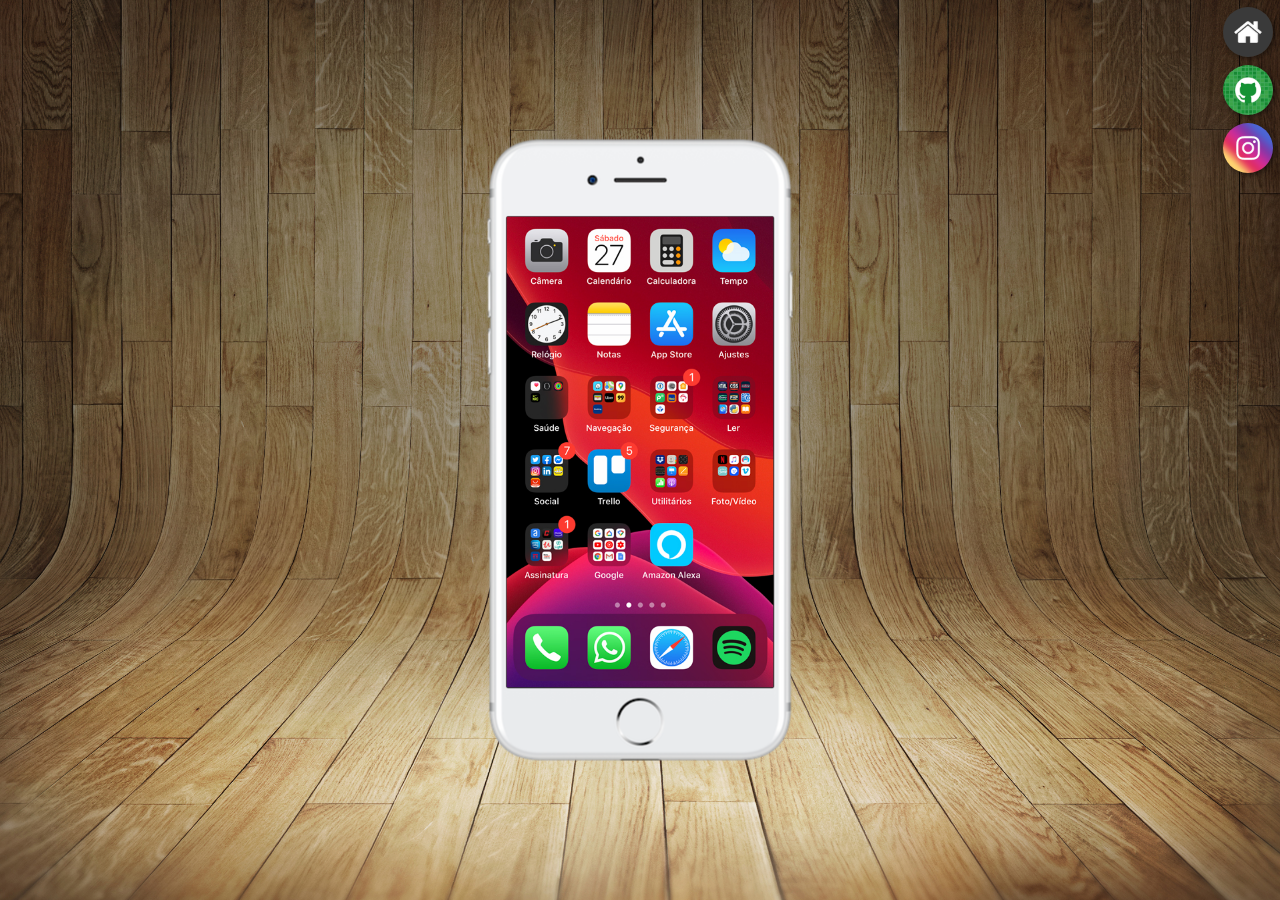
<file: index.html>
<!DOCTYPE html>
<html lang="pt-br">
<head>
    <meta charset="UTF-8">
    <meta http-equiv="X-UA-Compatible" content="IE=edge">
    <meta name="viewport" content="width=device-width, initial-scale=1.0">
    <title>Redes Sociais</title>
    <link href="https://fonts.googleapis.com/icon?family=Material+Icons" rel="stylesheet">
    <link rel="stylesheet" href="style/style.css">
    <link rel="shortcut icon" href="favicon.ico" type="image/x-icon">
</head>
<body onresize="tamanhoTela()">
    <main>
        <section id="tela">
            <iframe src="home.html" name="tela" frameborder="0"></iframe>
        </section>
        <section id="redes-sociais">
            <span class="material-icons" onclick="clickmenu()">menu</span>
            <nav id="itens_navegacao">
                <a href="home.html" target="tela"><img src="imagens/logo-home.jpg" alt="home" class="image-redes-sociais"></a><br>
                <a href="pag-sociais/github.html" target="tela"><img src="imagens/logo-github.jpg" alt="Github" class="image-redes-sociais"></a><br>
                <a href="pag-sociais/instagram.html" target="tela"><img src="imagens/logo-instagram.jpg" alt="Instagram" class="image-redes-sociais"></a><br>
            </nav>
        </section>
    </main>
    <script>
        function tamanhoTela() {
            if (window.innerWidth >= 768) {
                itens_navegacao.style.display = 'block' 
            } else {
                itens_navegacao.style.display = 'none'
            }
        }
        function clickmenu() { 
            if (itens_navegacao.style.display == 'none') {
                itens_navegacao.style.display = 'block'  
            } else {
                itens_navegacao.style.display = 'none'
            }      
        }
    </script>
</body>
</html>
</file>
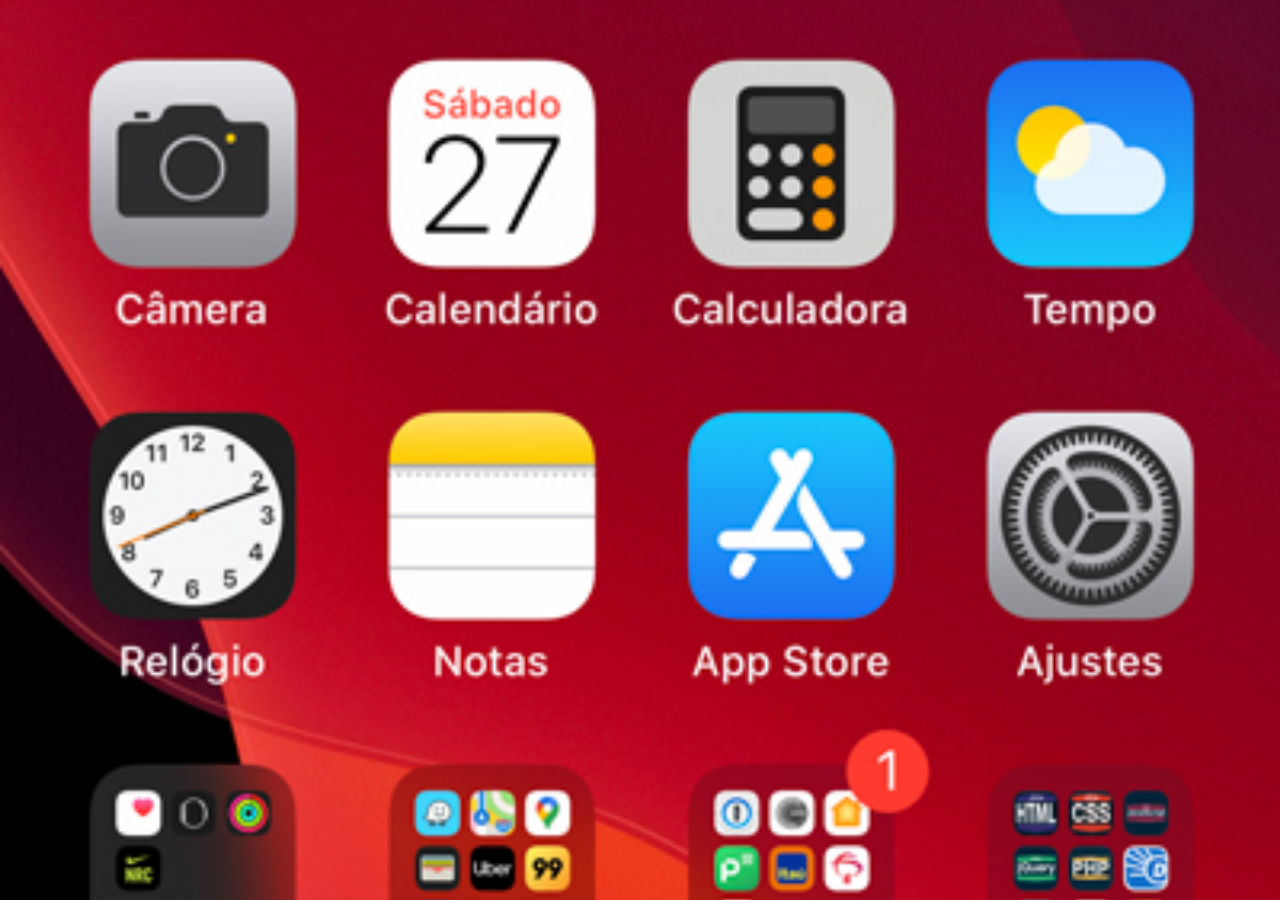
<file: home.html>
<!DOCTYPE html>
<html lang="en">
<head>
    <meta charset="UTF-8">
    <meta http-equiv="X-UA-Compatible" content="IE=edge">
    <meta name="viewport" content="width=device-width, initial-scale=1.0">
    <title>Home</title>
    <style>
        body {
            width: 100vh;
            background: black url(imagens/tela-home.jpg) no-repeat;
            background-size: cover;
            background-attachment: fixed;
        }
    </style>
</head>
<body> 
</body>
</html>
</file>
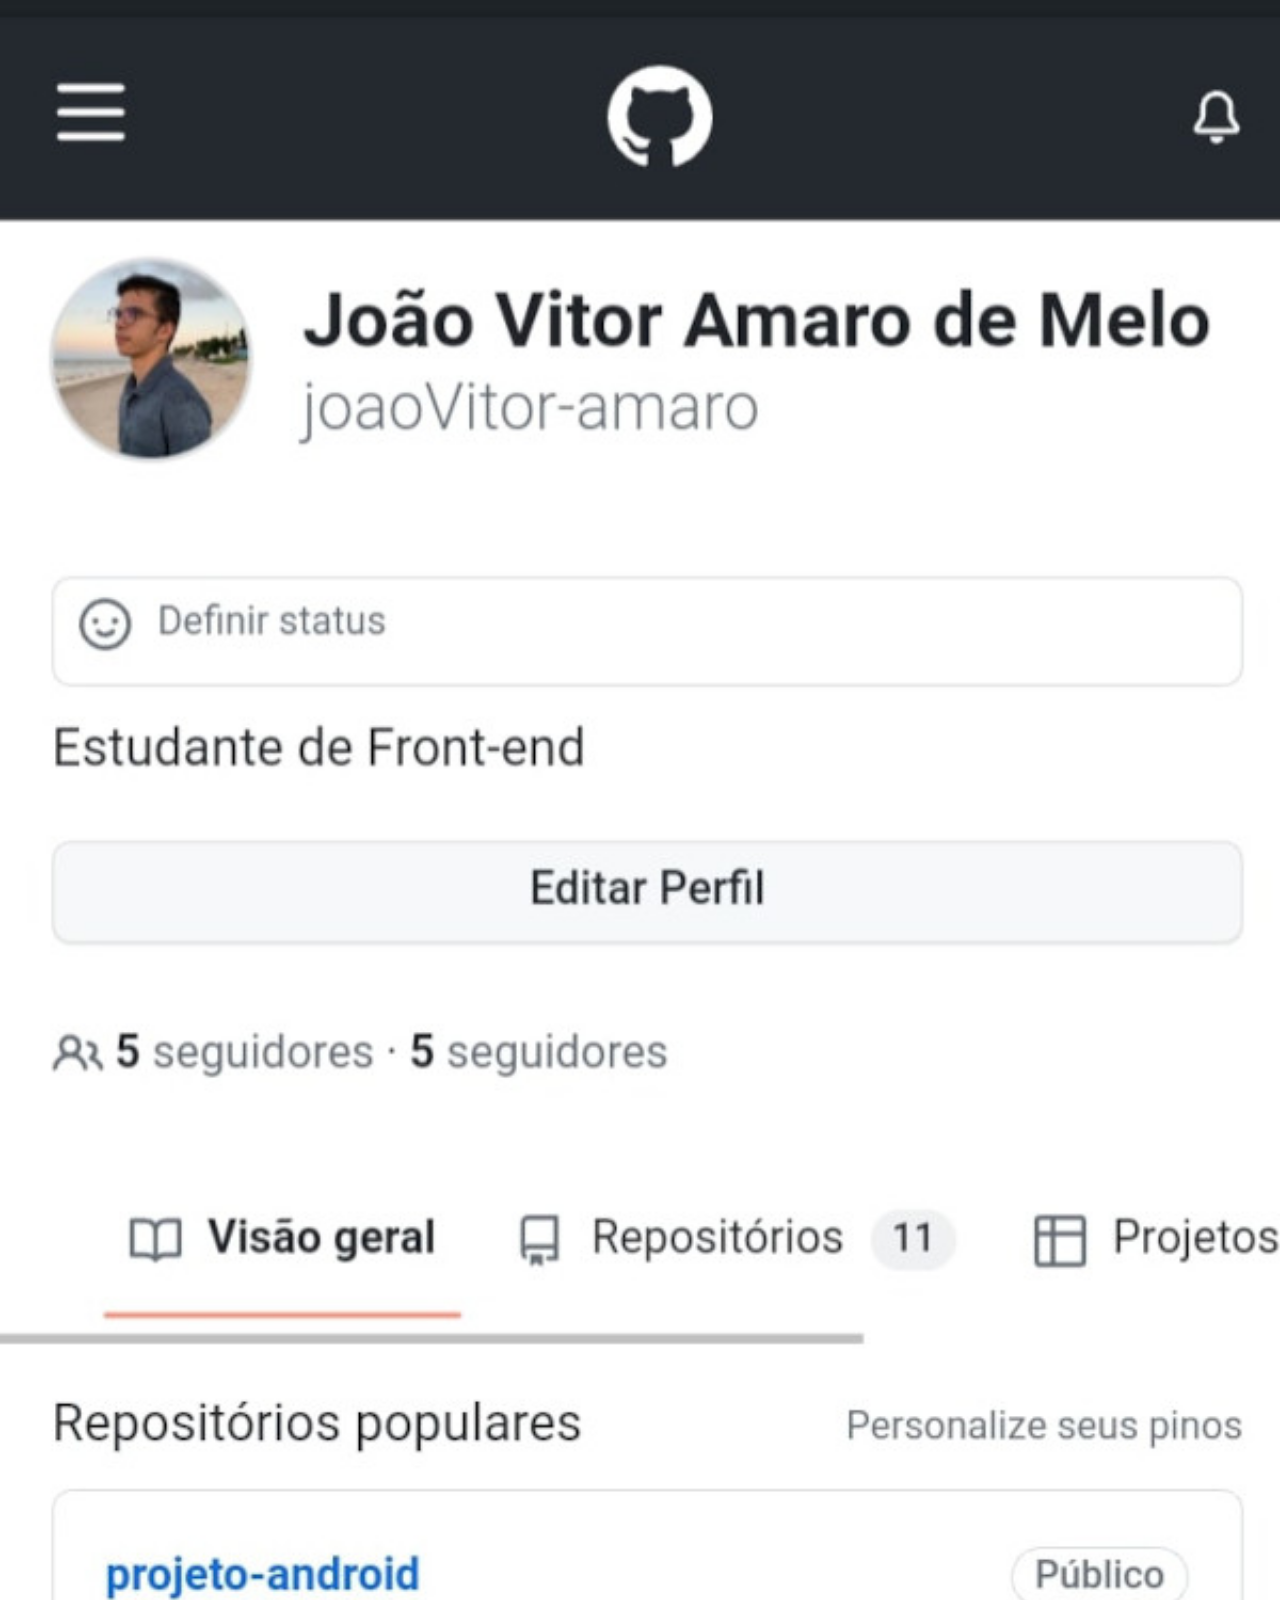
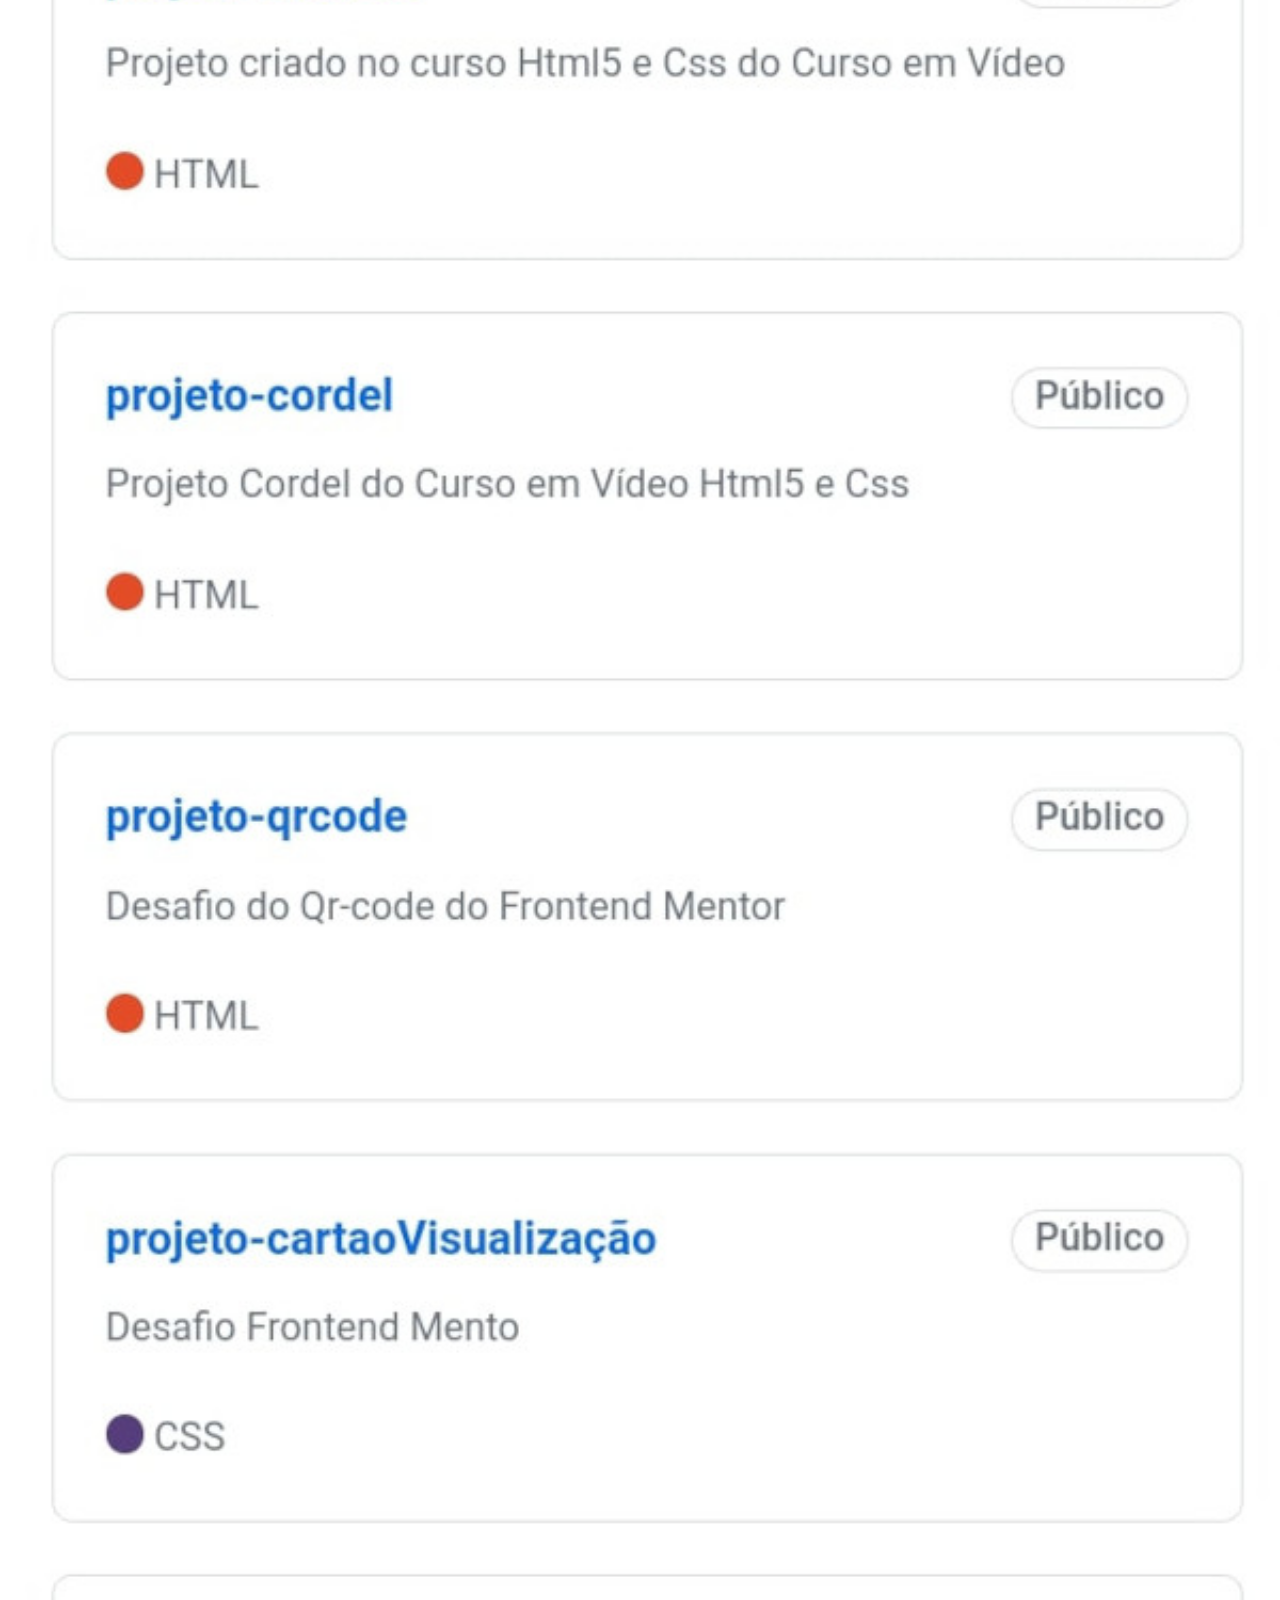
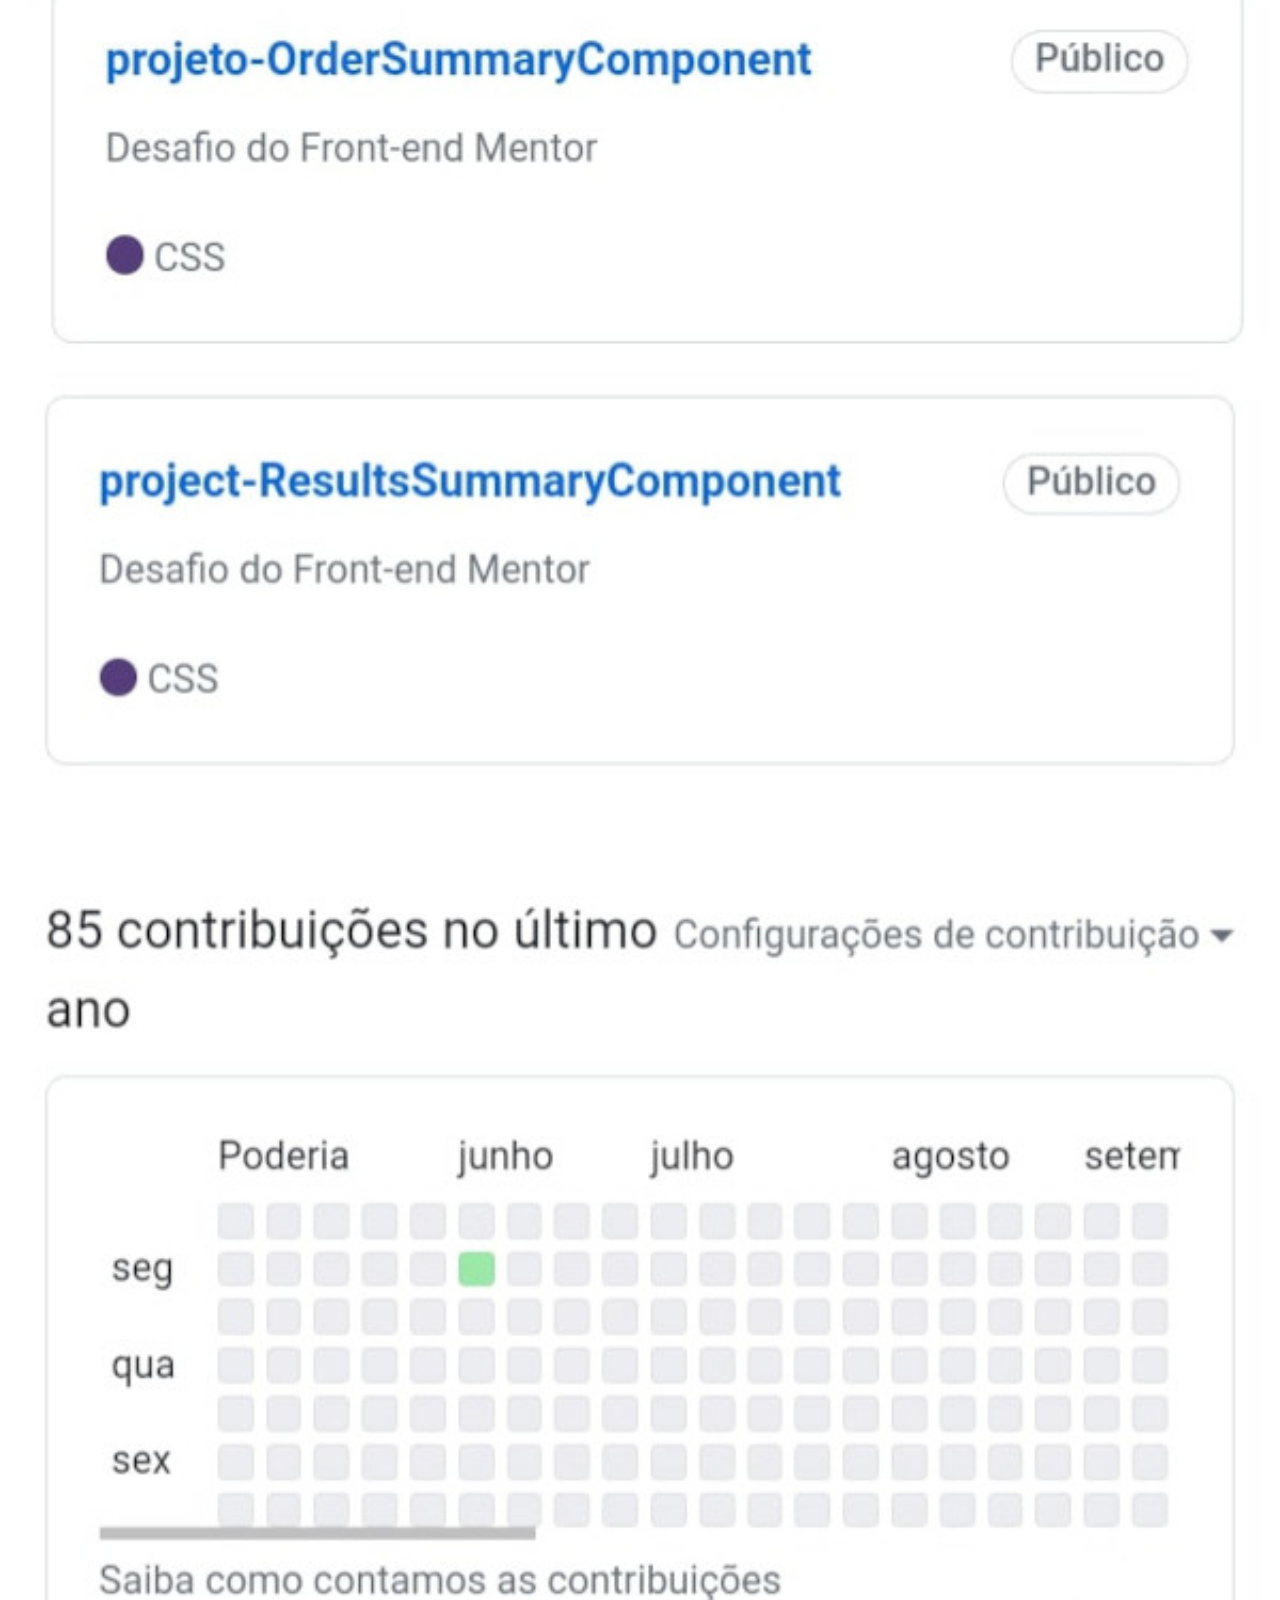
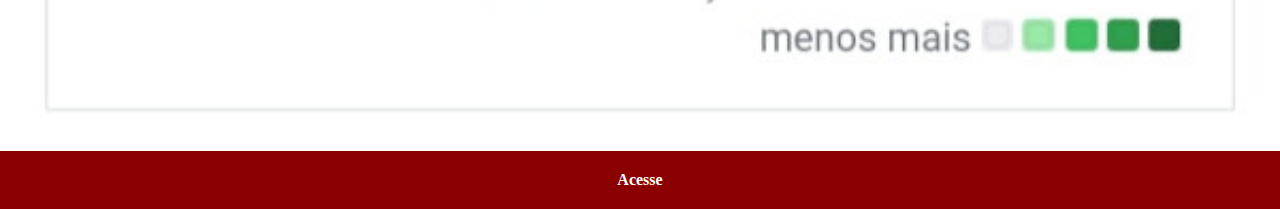
<file: pag-sociais/github.html>
<!DOCTYPE html>
<html lang="en">
<head>
    <meta charset="UTF-8">
    <meta http-equiv="X-UA-Compatible" content="IE=edge">
    <meta name="viewport" content="width=device-width, initial-scale=1.0">
    <title>Document</title>
    <link rel="stylesheet" href="../style/style-pagina.css">
</head>
<body>
    <img src="../imagens/tela-github.jpg" alt="Imagem do Github do professor Gustavo Guanabara">
    <a href="https://github.com/joaoVitor-amaro" target="_blank">Acesse</a>
</body>
</html>
</file>
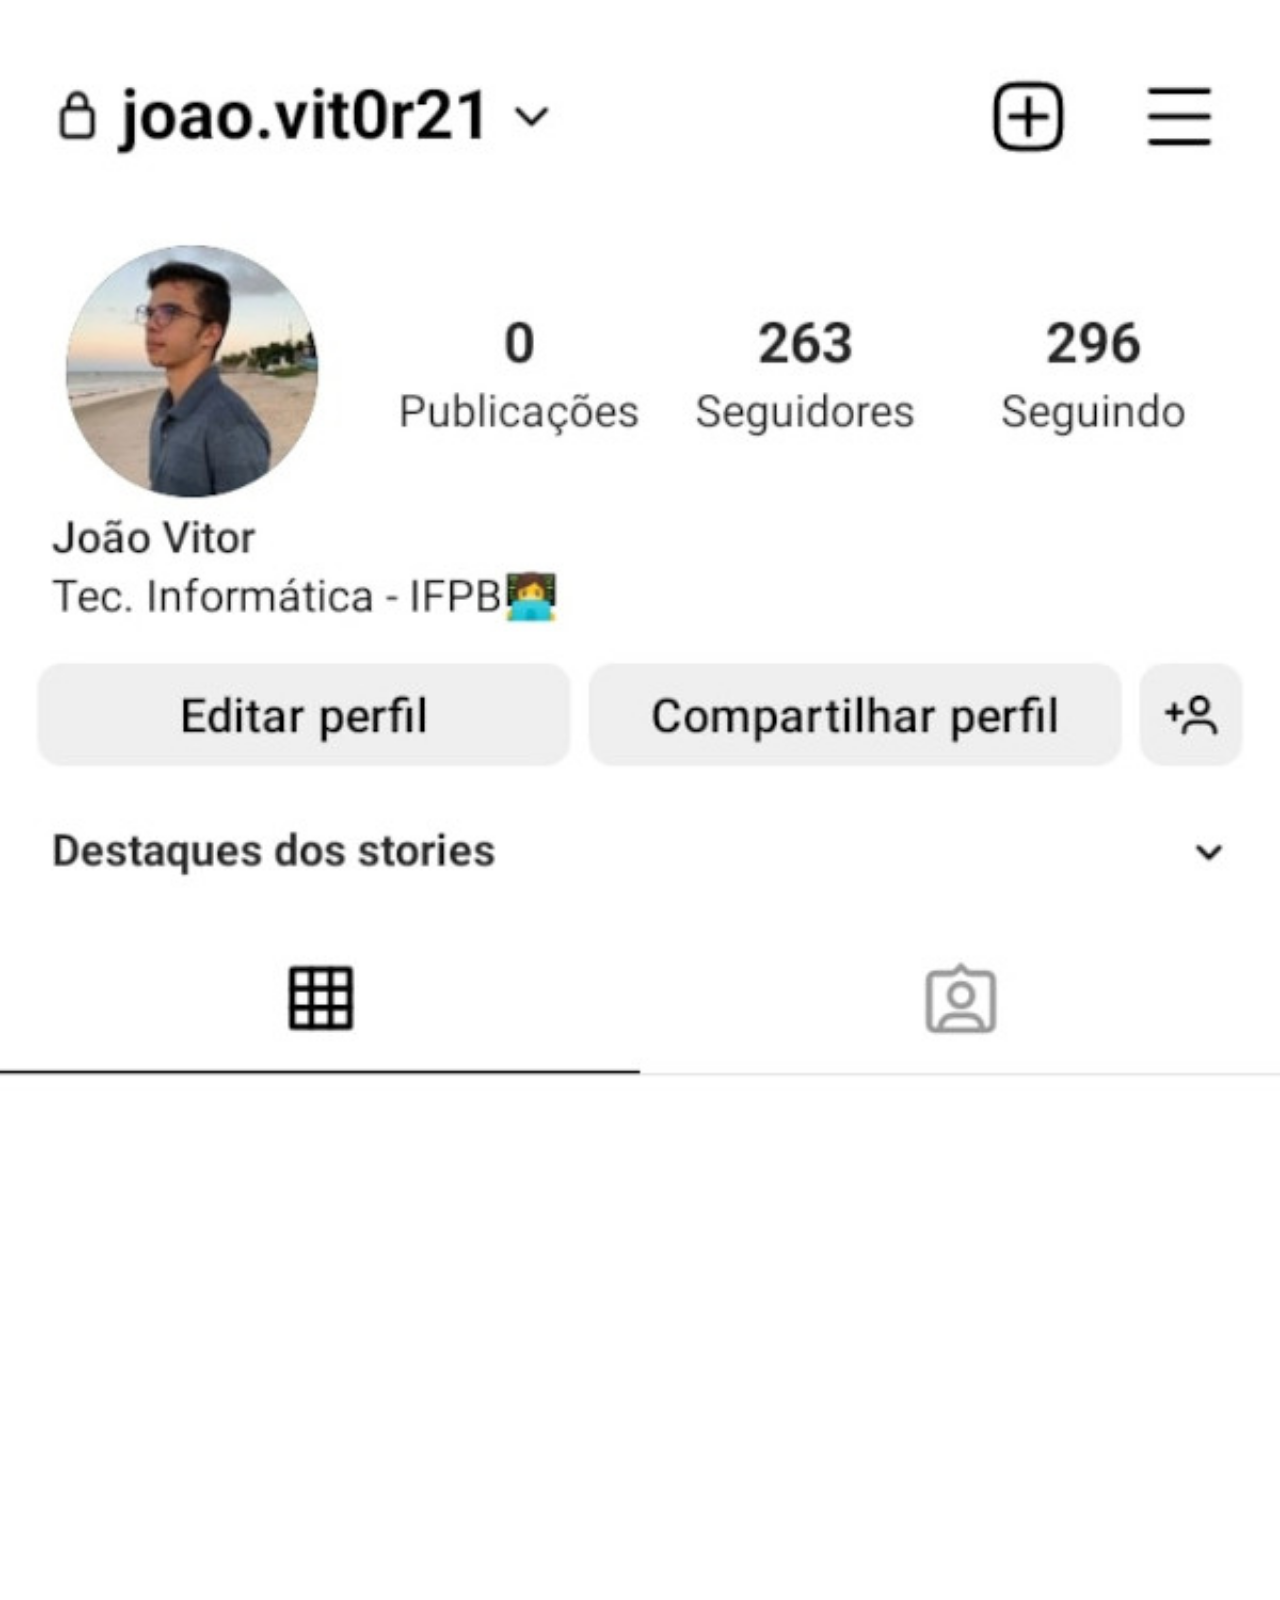
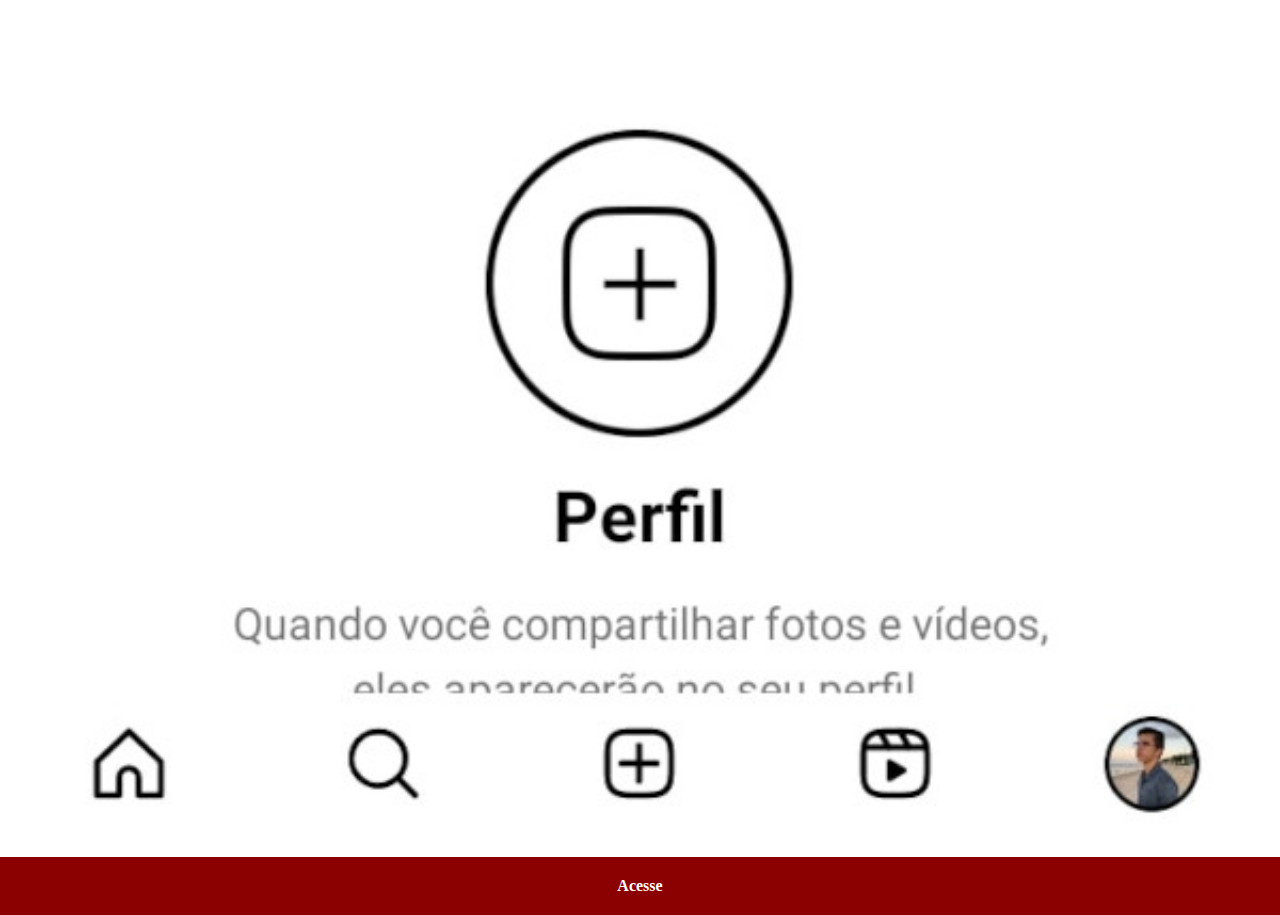
<file: pag-sociais/instagram.html>
<!DOCTYPE html>
<html lang="en">
<head>
    <meta charset="UTF-8">
    <meta http-equiv="X-UA-Compatible" content="IE=edge">
    <meta name="viewport" content="width=device-width, initial-scale=1.0">
    <title>Document</title>
    <link rel="stylesheet" href="../style/style-pagina.css">
</head>
<body>
    <img src="../imagens/tela-instagram.jpg" alt="Instagram">
    <a href="https://www.instagram.com/joao.vit0r21/" target="_blank">Acesse</a>
</body>
</html>
</file>
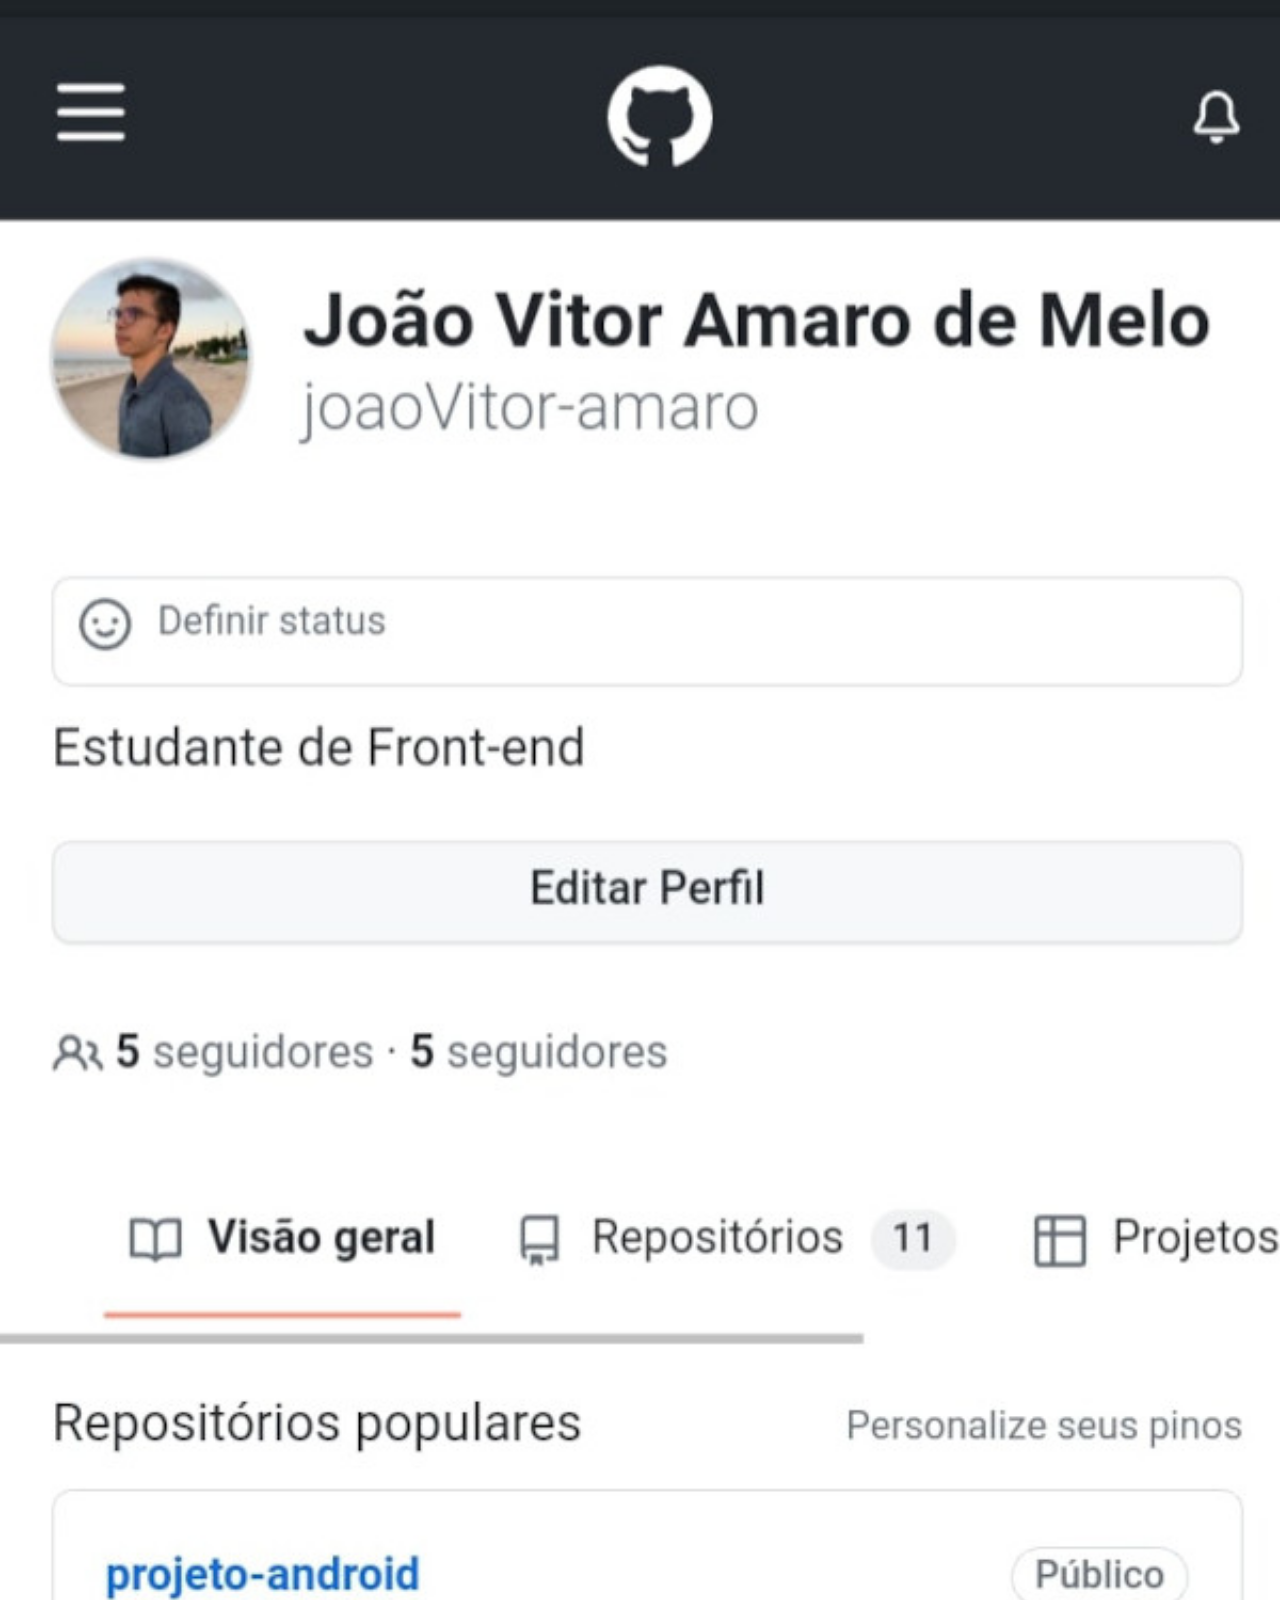
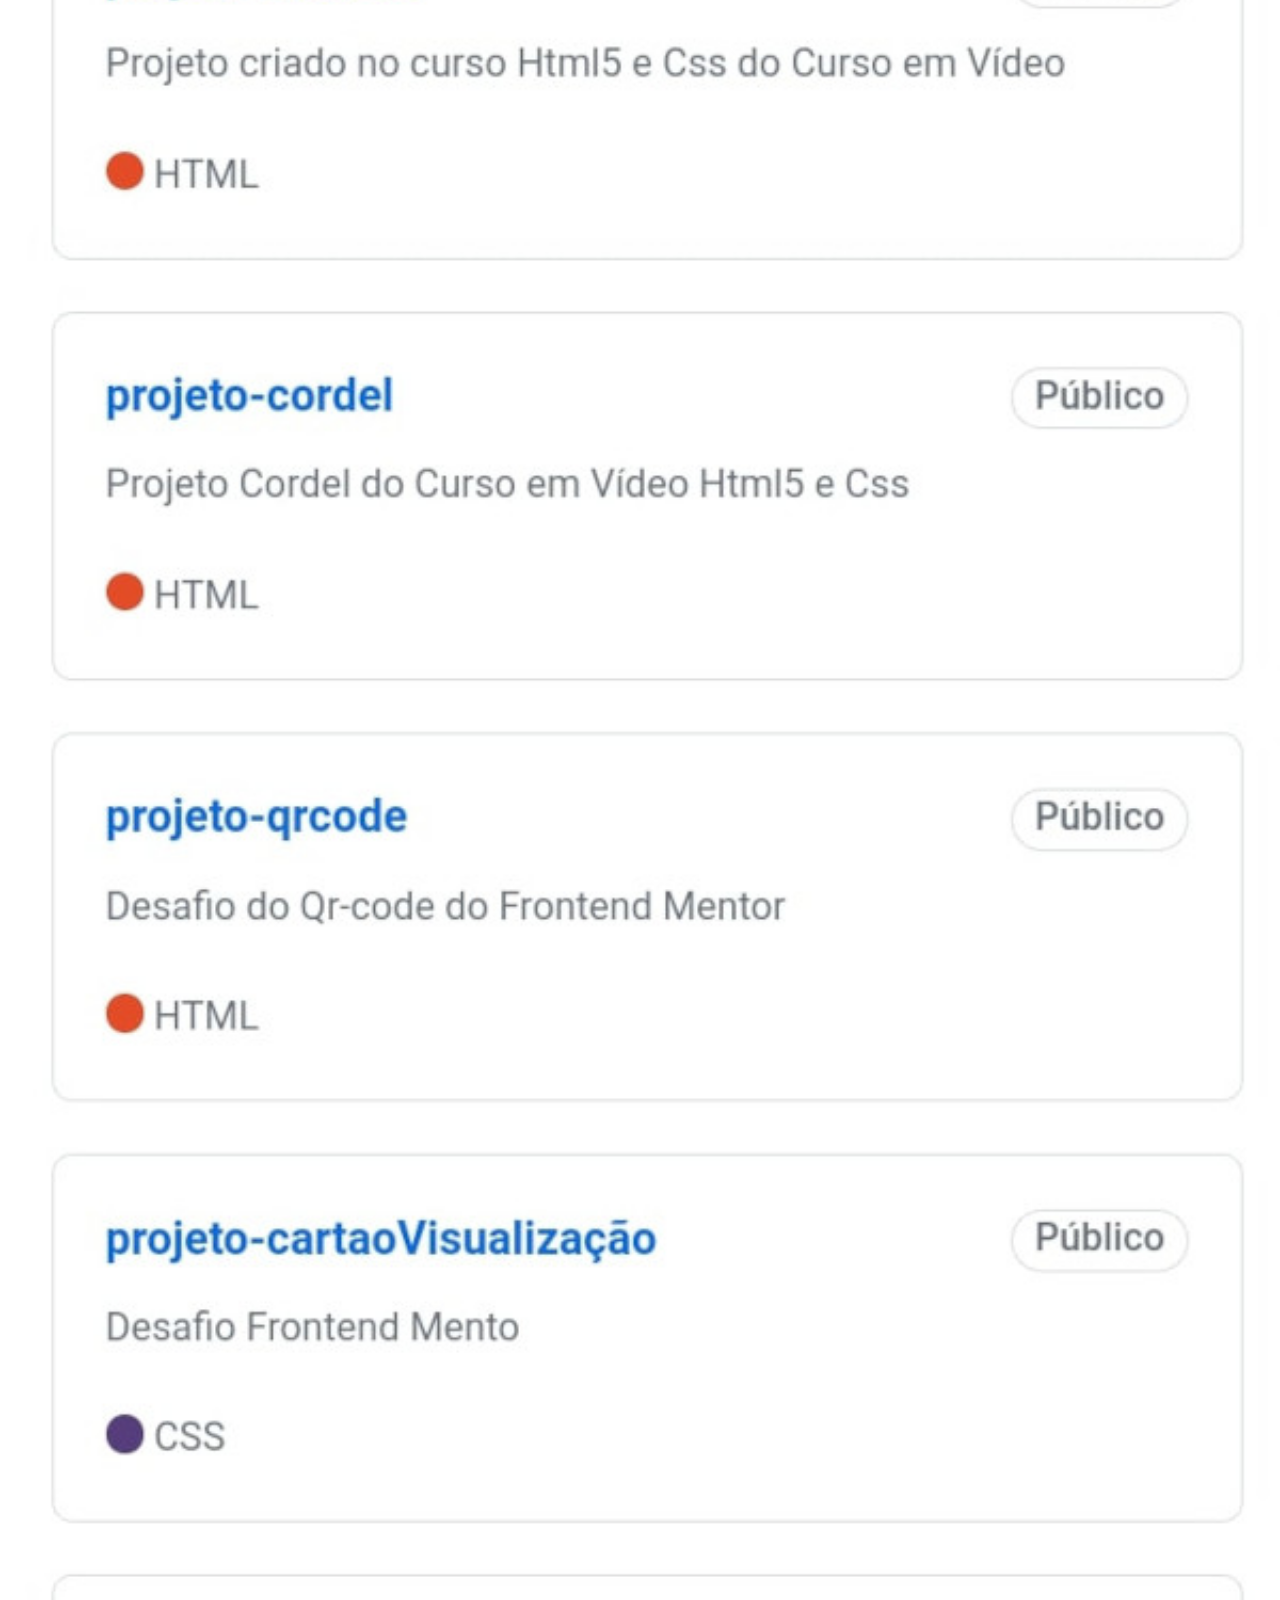
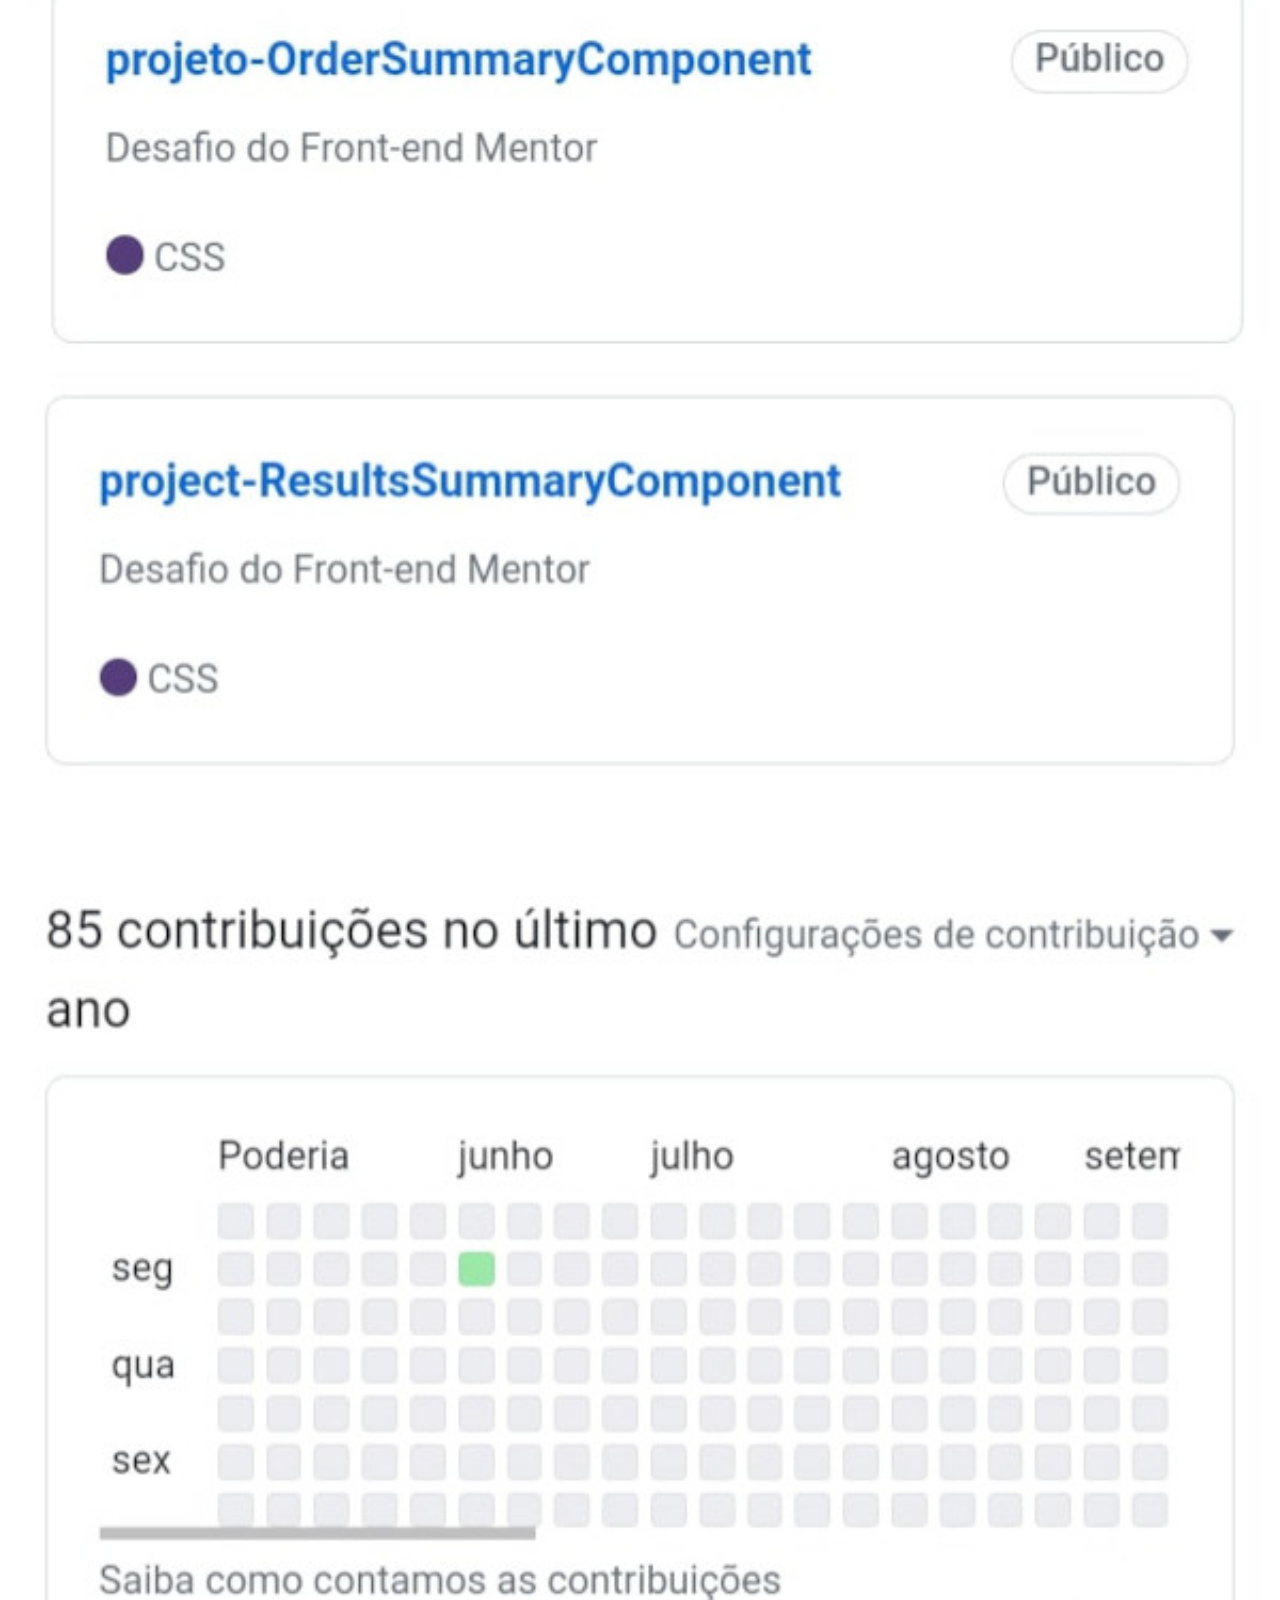
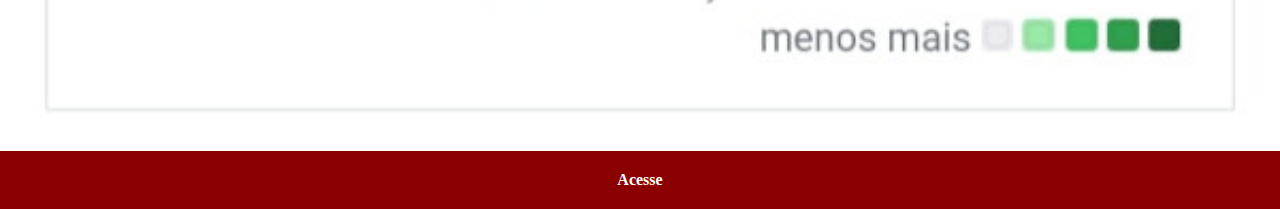
<file: pagina-sociais/github.html>
<!DOCTYPE html>
<html lang="en">
<head>
    <meta charset="UTF-8">
    <meta http-equiv="X-UA-Compatible" content="IE=edge">
    <meta name="viewport" content="width=device-width, initial-scale=1.0">
    <title>Document</title>
    <link rel="stylesheet" href="../style/style-pagina.css">
</head>
<body>
    <img src="../imagens/tela-github.jpg" alt="Imagem do Github do professor Gustavo Guanabara">
    <a href="https://gustavoguanabara.github.io" target="_blank">Acesse</a>
</body>
</html>
</file>
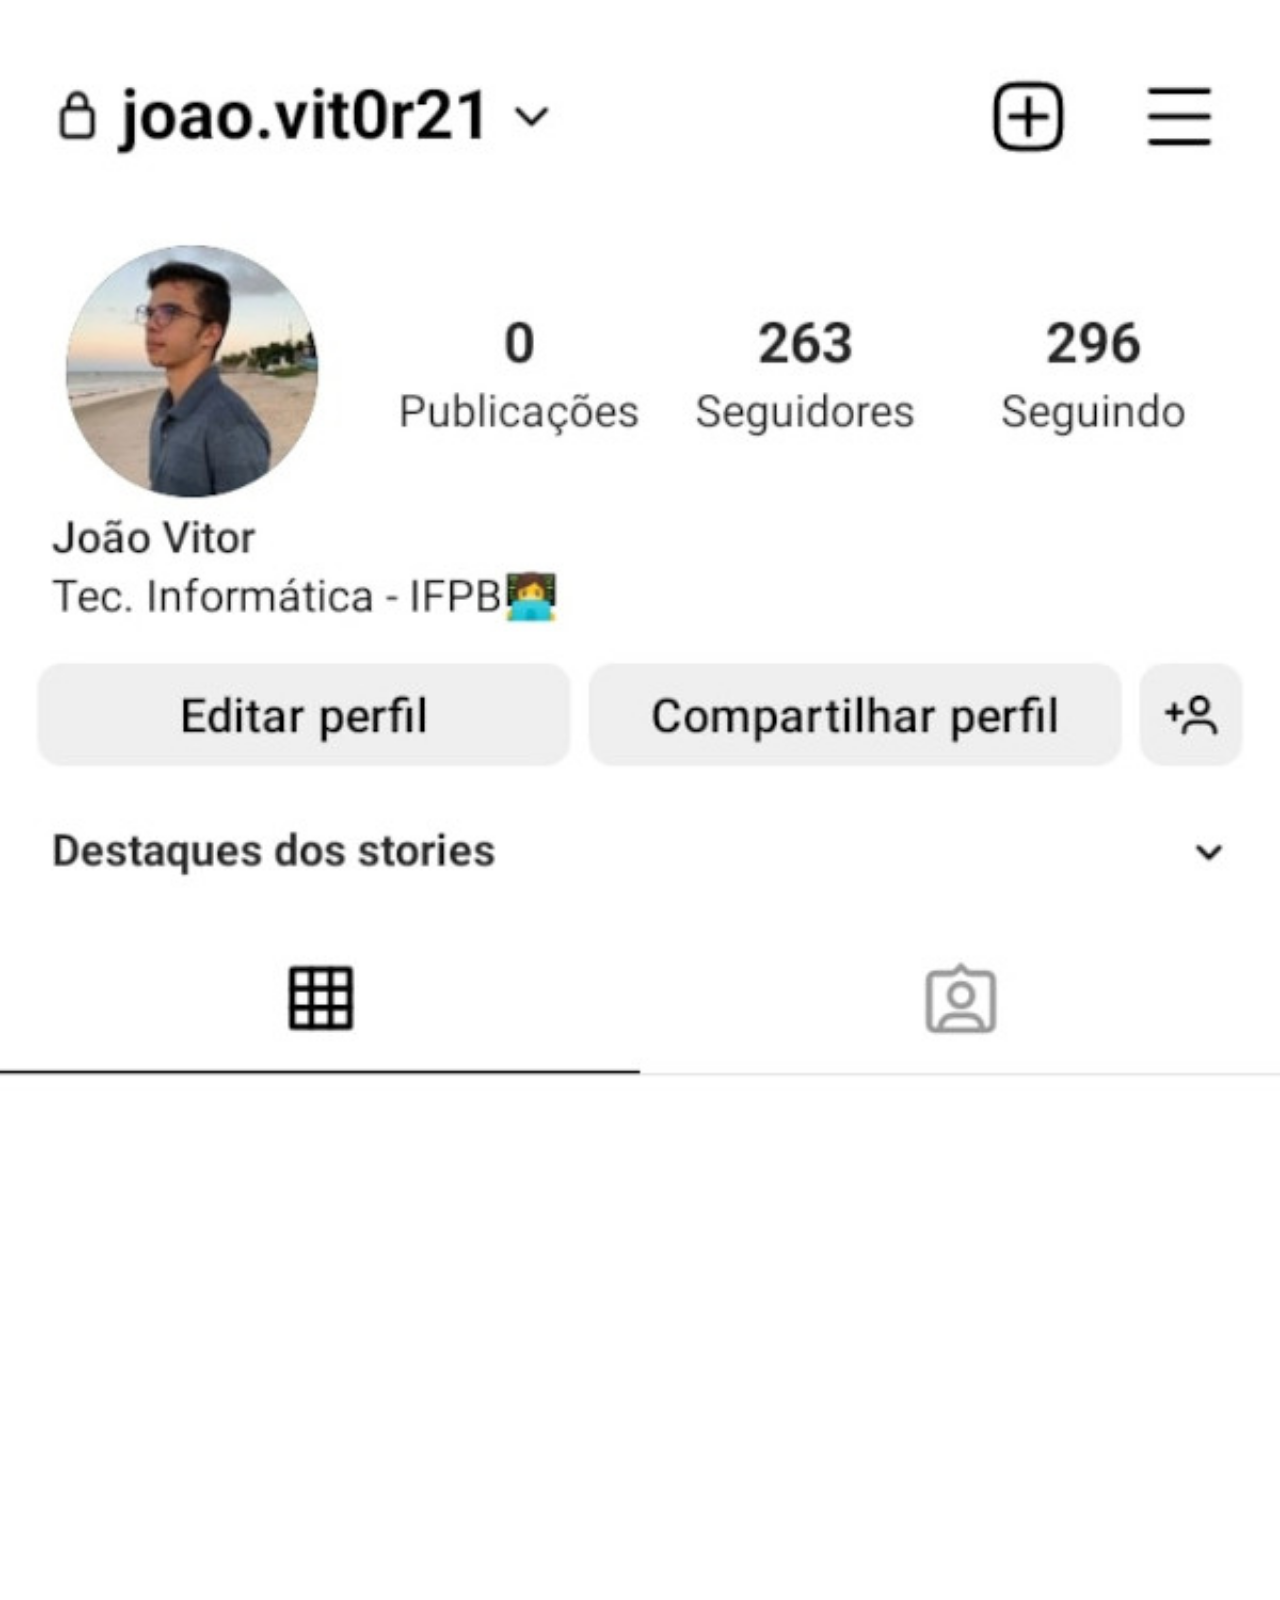
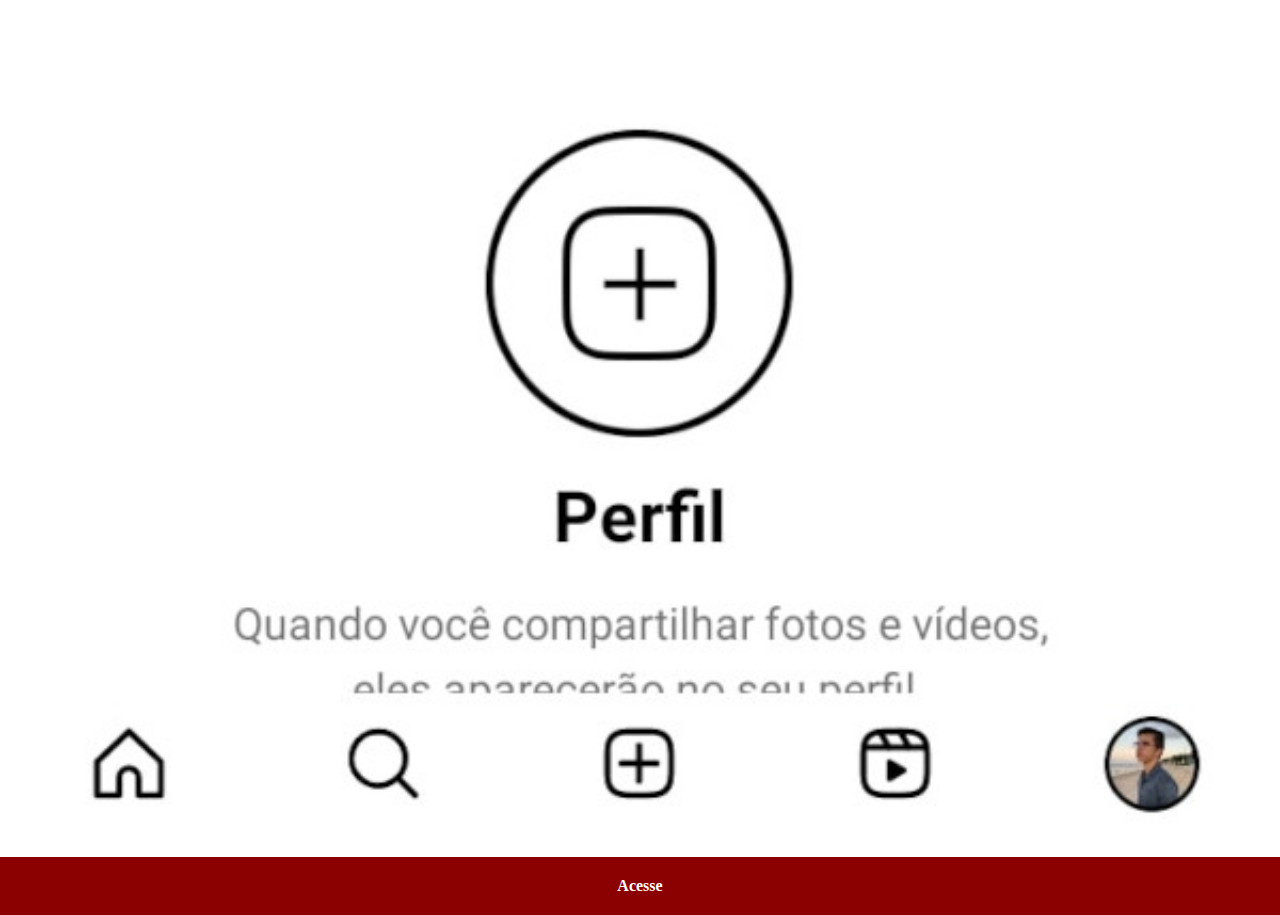
<file: pagina-sociais/instagram.html>
<!DOCTYPE html>
<html lang="en">
<head>
    <meta charset="UTF-8">
    <meta http-equiv="X-UA-Compatible" content="IE=edge">
    <meta name="viewport" content="width=device-width, initial-scale=1.0">
    <title>Document</title>
    <link rel="stylesheet" href="../style/style-pagina.css">
</head>
<body>
    <img src="../imagens/tela-instagram.jpg" alt="Imagem do Instagram do professor Guanabara">
    <a href="">Acesse</a>
</body>
</html>
</file>
<file: style/style.css>
* {
    padding: 0px;
    margin: 0px;
    box-sizing: border-box;
}

html, body {
    height: 100vh;
    width: 100vw;
    background-color: black;
}

body {
    background: url(../imagens/fundo-madeira.jpg) no-repeat center center;
    background-size: cover;
    background-attachment: fixed;
}

main {
    position: relative;
    height: 100vh;
}

section#tela {
    position: absolute;
    top: 50%;
    left: 50%;
    transform: translate(-50%, -50%);
    width: 311px;
    height: 627px;
    background: url(../imagens/frame-iphone.png) no-repeat;
    z-index: 1;
}

section#tela > iframe {
    width: 267px;
    height: 471px;
    position: relative;
    left: 7.2%;
    top: 12.7%;
}

section#redes-sociais {
    position: absolute;
    right: 0px;
    z-index: 2;
    padding: 5px; 
}

section#redes-sociais div#itens_navegacao {
    display: none;
    margin: 3px;
}

section#redes-sociais img.image-redes-sociais {
    width: 50px;
    border-radius: 50%;  
    margin: 2px;
    box-shadow: 2px 2px 5px rgba(0, 0, 0, 0.459);
}

section#redes-sociais img.image-redes-sociais:hover {
    border: 2px solid rgba(255, 255, 255, 0.774);
    transform: translate(-5px, -3px);
    box-shadow: 4px 4px rgba(0, 0, 0, 0.637);
}           

section#redes-sociais span.material-icons {
    text-align: center;
    display: block;
    font-size: 45px;
    cursor: pointer;
    color: #ddc07e;
}

section#redes-sociais span.material-icons:hover {
    transform: translate(-5px, -3px);
}

@media screen and (min-width: 768px) {
    section#redes-sociais span.material-icons {
        display: none;
    }
    section#redes-sociais nav#itens_navegacao {
        display: block;
    }
}
</file>
<file: style/style-pagina.css>
* {
    padding: 0px;
    margin: 0px;
}
::-webkit-scrollbar {
    width: 0px;
    height: 0px;
}

img {
    width: 100%;
}
a {
    display: block;
    background-color: darkred;
    color: white;
    text-decoration: none;
    padding: 20px;
    text-align: center;
    font-weight: bolder;
}

a:hover {
    background-color: red;
}
</file>
